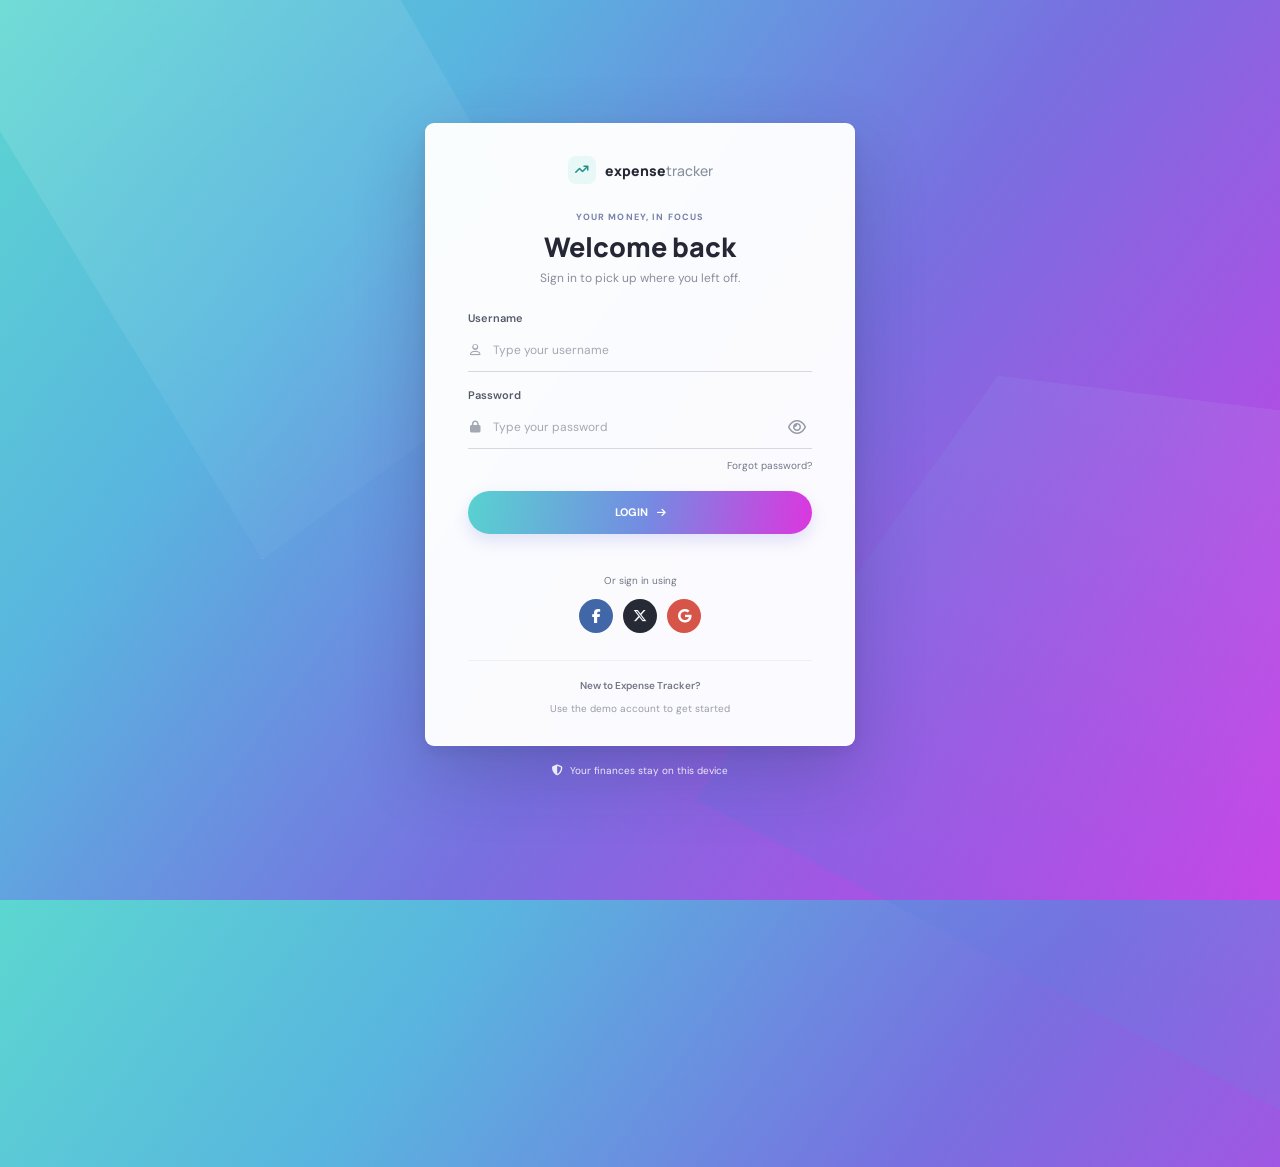
<file: expense-tracker/login.html>
<!doctype html>
<html lang="en">

<head>
    <meta charset="utf-8">
    <meta name="viewport" content="width=device-width, initial-scale=1">
    <meta name="theme-color" content="#6189dd">
    <title>Login | Expense Tracker</title>
    <link rel="preconnect" href="https://fonts.googleapis.com">
    <link rel="preconnect" href="https://fonts.gstatic.com" crossorigin>
    <link
        href="https://fonts.googleapis.com/css2?family=DM+Sans:wght@400;500;600;700&family=Manrope:wght@500;600;700;800&display=swap"
        rel="stylesheet">
    <link rel="stylesheet" href="https://cdnjs.cloudflare.com/ajax/libs/font-awesome/6.5.2/css/all.min.css">
    <link rel="stylesheet" href="login.css">
    <script src="login.js" defer></script>
</head>

<body class="login-page">
    <main class="login-layout">
        <section class="login-panel" aria-labelledby="login-title">
            <a class="login-brand" href="login.html" aria-label="Expense Tracker login">
                <span class="brand-mark"><i class="fa-solid fa-arrow-trend-up" aria-hidden="true"></i></span>
                <span>expense<span class="brand-light">tracker</span></span>
            </a>

            <div class="login-heading">
                <p class="eyebrow">YOUR MONEY, IN FOCUS</p>
                <h1 id="login-title">Welcome back</h1>
                <p>Sign in to pick up where you left off.</p>
            </div>

            <form id="login-form" novalidate>
                <div class="form-field">
                    <label for="username">Username</label>
                    <div class="input-wrap">
                        <i class="fa-regular fa-user" aria-hidden="true"></i>
                        <input id="username" name="username" type="text" placeholder="Type your username"
                            autocomplete="username" required>
                    </div>
                </div>
                <div class="form-field">
                    <label for="password">Password</label>
                    <div class="input-wrap">
                        <i class="fa-solid fa-lock" aria-hidden="true"></i>
                        <input id="password" name="password" type="password" placeholder="Type your password"
                            autocomplete="current-password" required>
                        <button class="password-toggle" type="button" aria-label="Show password"
                            title="Show password"><i class="fa-regular fa-eye" aria-hidden="true"></i></button>
                    </div>
                </div>

                <div class="form-options">
                    <span></span>
                    <button class="text-button" id="forgot-password" type="button">Forgot password?</button>
                </div>
                <button class="login-button" type="submit">
                    <span>Login</span><i class="fa-solid fa-arrow-right" aria-hidden="true"></i>
                </button>
                <p class="form-message" id="form-message" role="status" aria-live="polite"></p>
            </form>

            <div class="social-section">
                <p class="social-label">Or sign in using</p>
                <div class="social-buttons" aria-label="Demo sign-in options">
                    <button class="social-button facebook" type="button" data-social="Facebook" aria-label="Facebook">
                        <i class="fa-brands fa-facebook-f" aria-hidden="true"></i>
                    </button>
                    <button class="social-button twitter" type="button" data-social="Twitter" aria-label="Twitter">
                        <i class="fa-brands fa-x-twitter" aria-hidden="true"></i>
                    </button>
                    <button class="social-button google" type="button" data-social="Google" aria-label="Google">
                        <i class="fa-brands fa-google" aria-hidden="true"></i>
                    </button>
                </div>
            </div>

            <div class="signup-section">
                <p>New to Expense Tracker?</p>
                <span>Use the demo account to get started</span>
            </div>
        </section>
        <p class="page-note"><i class="fa-solid fa-shield-halved" aria-hidden="true"></i> Your finances stay on this
            device</p>
    </main>
</body>

</html>
</file>
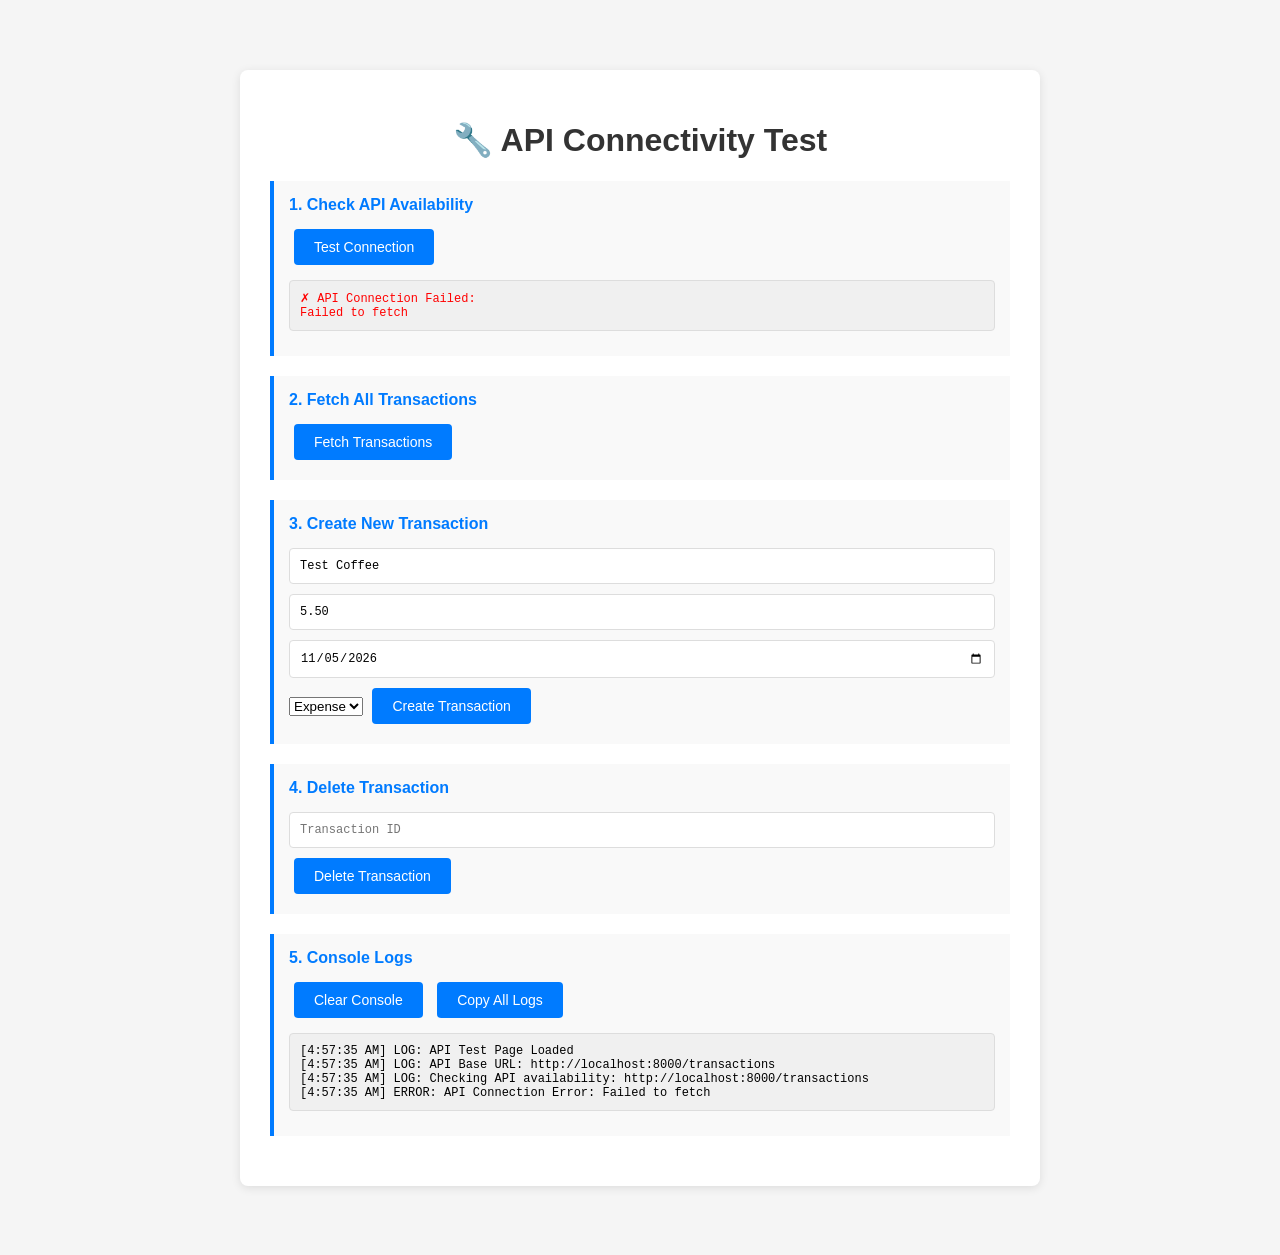
<file: expense-tracker/test-api.html>
<!DOCTYPE html>
<html lang="en">
<head>
    <meta charset="UTF-8">
    <meta name="viewport" content="width=device-width, initial-scale=1.0">
    <title>API Connectivity Test</title>
    <style>
        body {
            font-family: Arial, sans-serif;
            max-width: 800px;
            margin: 50px auto;
            padding: 20px;
            background: #f5f5f5;
        }
        .container {
            background: white;
            border-radius: 8px;
            padding: 30px;
            box-shadow: 0 2px 10px rgba(0,0,0,0.1);
        }
        h1 {
            color: #333;
            text-align: center;
        }
        .test-section {
            margin: 20px 0;
            padding: 15px;
            border-left: 4px solid #007bff;
            background: #f9f9f9;
        }
        .test-section h2 {
            margin: 0 0 10px 0;
            font-size: 16px;
            color: #007bff;
        }
        button {
            background: #007bff;
            color: white;
            border: none;
            padding: 10px 20px;
            border-radius: 4px;
            cursor: pointer;
            margin: 5px;
            font-size: 14px;
        }
        button:hover {
            background: #0056b3;
        }
        .output {
            background: #f0f0f0;
            border: 1px solid #ddd;
            padding: 10px;
            margin: 10px 0;
            border-radius: 4px;
            max-height: 300px;
            overflow-y: auto;
            font-family: monospace;
            font-size: 12px;
            white-space: pre-wrap;
            word-break: break-all;
        }
        .success {
            color: green;
        }
        .error {
            color: red;
        }
        .warning {
            color: orange;
        }
        input, textarea {
            width: 100%;
            padding: 10px;
            margin: 5px 0;
            border: 1px solid #ddd;
            border-radius: 4px;
            box-sizing: border-box;
            font-family: monospace;
            font-size: 12px;
        }
        .inline-flex {
            display: flex;
            gap: 10px;
        }
    </style>
</head>
<body>
    <div class="container">
        <h1>🔧 API Connectivity Test</h1>
        
        <div class="test-section">
            <h2>1. Check API Availability</h2>
            <button onclick="testAPIAvailability()">Test Connection</button>
            <div id="availabilityOutput" class="output" style="display:none;"></div>
        </div>

        <div class="test-section">
            <h2>2. Fetch All Transactions</h2>
            <button onclick="testFetchTransactions()">Fetch Transactions</button>
            <div id="fetchOutput" class="output" style="display:none;"></div>
        </div>

        <div class="test-section">
            <h2>3. Create New Transaction</h2>
            <input type="text" id="description" placeholder="Description (e.g., Coffee)" value="Test Coffee">
            <input type="number" id="amount" placeholder="Amount (e.g., 5.50)" value="5.50">
            <input type="date" id="dateoftransaction" value="2026-11-05">
            <select id="transactiontype">
                <option value="income">Income</option>
                <option value="expense" selected>Expense</option>
            </select>
            <button onclick="testAddTransaction()">Create Transaction</button>
            <div id="addOutput" class="output" style="display:none;"></div>
        </div>

        <div class="test-section">
            <h2>4. Delete Transaction</h2>
            <input type="text" id="deleteId" placeholder="Transaction ID">
            <button onclick="testDeleteTransaction()">Delete Transaction</button>
            <div id="deleteOutput" class="output" style="display:none;"></div>
        </div>

        <div class="test-section">
            <h2>5. Console Logs</h2>
            <button onclick="clearLogs()">Clear Console</button>
            <button onclick="copyLogs()">Copy All Logs</button>
            <div id="consoleLogs" class="output" style="display:none;"></div>
        </div>
    </div>

    <script>
        const API_BASE_URL = "http://localhost:8000/transactions";
        let logs = [];

        // Override console methods
        const originalLog = console.log;
        const originalError = console.error;
        const originalWarn = console.warn;

        console.log = function(...args) {
            originalLog.apply(console, args);
            addLog("LOG", args.join(" "));
        };
        console.error = function(...args) {
            originalError.apply(console, args);
            addLog("ERROR", args.join(" "));
        };
        console.warn = function(...args) {
            originalWarn.apply(console, args);
            addLog("WARN", args.join(" "));
        };

        function addLog(type, message) {
            const timestamp = new Date().toLocaleTimeString();
            logs.push(`[${timestamp}] ${type}: ${message}`);
            updateConsoleLogs();
        }

        function updateConsoleLogs() {
            const consoleLogsDiv = document.getElementById("consoleLogs");
            consoleLogsDiv.textContent = logs.join("\n");
            consoleLogsDiv.style.display = "block";
            consoleLogsDiv.scrollTop = consoleLogsDiv.scrollHeight;
        }

        function clearLogs() {
            logs = [];
            document.getElementById("consoleLogs").style.display = "none";
        }

        function copyLogs() {
            const text = logs.join("\n");
            navigator.clipboard.writeText(text).then(() => {
                alert("Logs copied to clipboard!");
            });
        }

        async function testAPIAvailability() {
            const output = document.getElementById("availabilityOutput");
            output.innerHTML = "Testing API connection...";
            output.style.display = "block";

            try {
                console.log(`Checking API availability: ${API_BASE_URL}`);
                const response = await fetch(API_BASE_URL, {
                    method: "GET",
                    headers: {
                        "Content-Type": "application/json"
                    }
                });

                console.log(`API Response Status: ${response.status}`);
                
                if (response.ok) {
                    output.innerHTML = `<span class="success">✓ API is AVAILABLE (Status: ${response.status})</span>`;
                } else {
                    output.innerHTML = `<span class="error">✗ API returned error (Status: ${response.status})</span>`;
                }
            } catch (error) {
                console.error(`API Connection Error: ${error.message}`);
                output.innerHTML = `<span class="error">✗ API Connection Failed:\n${error.message}</span>`;
            }
        }

        async function testFetchTransactions() {
            const output = document.getElementById("fetchOutput");
            output.innerHTML = "Fetching transactions...";
            output.style.display = "block";

            try {
                console.log(`GET ${API_BASE_URL}`);
                const response = await fetch(API_BASE_URL, {
                    method: "GET",
                    headers: {
                        "Content-Type": "application/json"
                    }
                });

                console.log(`Response Status: ${response.status}`);

                if (!response.ok) {
                    throw new Error(`HTTP ${response.status}: ${response.statusText}`);
                }

                const data = await response.json();
                console.log(`Received ${data.length || 0} transactions`);
                
                output.innerHTML = `<span class="success">✓ Fetched ${(data || []).length} transactions</span>\n\n${JSON.stringify(data, null, 2)}`;
            } catch (error) {
                console.error(`Fetch Error: ${error.message}`);
                output.innerHTML = `<span class="error">✗ Failed to fetch:\n${error.message}</span>`;
            }
        }

        async function testAddTransaction() {
            const output = document.getElementById("addOutput");
            output.innerHTML = "Creating transaction...";
            output.style.display = "block";

            const description = document.getElementById("description").value;
            const amount = Number(document.getElementById("amount").value);
            const dateoftransaction = document.getElementById("dateoftransaction").value;
            const transactiontype = document.getElementById("transactiontype").value;

            const payload = {
                description,
                amount,
                dateoftransaction,
                transactiontype
            };

            try {
                console.log(`POST ${API_BASE_URL}`, payload);
                const response = await fetch(API_BASE_URL, {
                    method: "POST",
                    headers: {
                        "Content-Type": "application/json"
                    },
                    body: JSON.stringify(payload)
                });

                console.log(`Response Status: ${response.status}`);

                if (!response.ok) {
                    const errorText = await response.text();
                    throw new Error(`HTTP ${response.status}: ${errorText}`);
                }

                const data = await response.json();
                console.log(`Transaction Created:`, data);
                
                output.innerHTML = `<span class="success">✓ Transaction created successfully</span>\n\n${JSON.stringify(data, null, 2)}`;
                
                // Store ID for delete test
                if (data.id) {
                    document.getElementById("deleteId").value = data.id;
                }
            } catch (error) {
                console.error(`Add Transaction Error: ${error.message}`);
                output.innerHTML = `<span class="error">✗ Failed to create transaction:\n${error.message}</span>`;
            }
        }

        async function testDeleteTransaction() {
            const output = document.getElementById("deleteOutput");
            const transactionId = document.getElementById("deleteId").value;

            if (!transactionId) {
                output.innerHTML = `<span class="warning">⚠ Please enter a Transaction ID</span>`;
                output.style.display = "block";
                return;
            }

            output.innerHTML = "Deleting transaction...";
            output.style.display = "block";

            try {
                console.log(`DELETE ${API_BASE_URL}/${transactionId}`);
                const response = await fetch(`${API_BASE_URL}/${transactionId}`, {
                    method: "DELETE",
                    headers: {
                        "Content-Type": "application/json"
                    }
                });

                console.log(`Response Status: ${response.status}`);

                if (!response.ok) {
                    const errorText = await response.text();
                    throw new Error(`HTTP ${response.status}: ${errorText}`);
                }

                console.log(`Transaction Deleted: ${transactionId}`);
                output.innerHTML = `<span class="success">✓ Transaction deleted successfully</span>`;
            } catch (error) {
                console.error(`Delete Transaction Error: ${error.message}`);
                output.innerHTML = `<span class="error">✗ Failed to delete transaction:\n${error.message}</span>`;
            }
        }

        // Auto-test on load
        window.addEventListener("load", () => {
            console.log("API Test Page Loaded");
            console.log(`API Base URL: ${API_BASE_URL}`);
            testAPIAvailability();
        });
    </script>
</body>
</html>
</file>
<file: expense-tracker/login.css>
:root {
    font-family: "DM Sans", sans-serif;
    color: #252735;
    font-synthesis: none;
    text-rendering: optimizeLegibility;
    --ink: #252735;
    --muted: #8a8e9b;
    --line: #e4e6ed;
    --aqua: #54d6d3;
    --blue: #638ce0;
    --pink: #e632df;
}

* {
    box-sizing: border-box;
}

body {
    min-width: 320px;
    min-height: 100vh;
    margin: 0;
}

button,
input {
    font: inherit;
}

.login-page {
    position: relative;
    display: grid;
    min-height: 100vh;
    overflow: hidden;
    place-items: center;
    padding: 36px 20px;
    background: linear-gradient(126deg, #5cd7d0 0%, #59b5df 26%, #786fe0 57%, #d339e6 100%);
    isolation: isolate;
}

.login-page::before,
.login-page::after {
    position: absolute;
    z-index: -1;
    content: "";
    pointer-events: none;
}

.login-page::before {
    inset: -18% auto auto -8%;
    width: 52vw;
    height: 80vh;
    border: 1px solid rgba(255, 255, 255, .13);
    background: linear-gradient(145deg, rgba(255, 255, 255, .16), rgba(255, 255, 255, 0));
    clip-path: polygon(0 0, 68% 0, 100% 74%, 47% 100%);
    transform: rotate(-8deg);
}

.login-page::after {
    inset: auto -12% -25% auto;
    width: 57vw;
    height: 82vh;
    background: linear-gradient(40deg, rgba(66, 104, 221, .24), rgba(255, 255, 255, .08));
    clip-path: polygon(34% 0, 100% 0, 100% 100%, 0 62%);
    transform: rotate(7deg);
}

.login-layout {
    display: grid;
    justify-items: center;
    gap: 18px;
    width: min(100%, 430px);
    animation: panel-arrive 650ms cubic-bezier(.2, .75, .25, 1) both;
}

.login-panel {
    width: 100%;
    padding: 32px 42px 28px;
    border: 1px solid rgba(255, 255, 255, .72);
    border-radius: 9px;
    background: rgba(255, 255, 255, .97);
    box-shadow: 0 26px 70px rgba(34, 39, 78, .24), 0 5px 16px rgba(34, 39, 78, .09);
}

.login-brand {
    display: flex;
    align-items: center;
    justify-content: center;
    gap: 9px;
    color: var(--ink);
    text-decoration: none;
    font: 800 14px "Manrope", sans-serif;
}

.brand-mark {
    display: grid;
    width: 28px;
    height: 28px;
    place-items: center;
    border-radius: 8px;
    background: #e7f8f6;
    color: #278f8c;
    font-size: 12px;
}

.brand-light {
    color: #89909d;
    font-weight: 500;
}

.login-heading {
    margin: 27px 0 25px;
    text-align: center;
}

.eyebrow {
    margin: 0 0 8px;
    color: #7781ab;
    font-size: 9px;
    font-weight: 700;
    letter-spacing: 1.15px;
}

h1 {
    margin: 0 0 6px;
    color: var(--ink);
    font: 800 27px/1.2 "Manrope", sans-serif;
}

.login-heading>p:last-child {
    margin: 0;
    color: var(--muted);
    font-size: 12px;
}

.form-field {
    margin-bottom: 16px;
}

.form-field label {
    display: block;
    margin: 0 0 5px;
    color: #555b69;
    font-size: 11px;
    font-weight: 600;
}

.input-wrap {
    display: flex;
    height: 42px;
    align-items: center;
    gap: 11px;
    border-bottom: 1px solid #d5d8e0;
    color: #a4a8b2;
    transition: border-color 180ms ease, color 180ms ease;
}

.input-wrap:focus-within {
    border-color: #698ee0;
    color: #698ee0;
}

.input-wrap>i {
    width: 14px;
    flex: 0 0 auto;
    font-size: 12px;
    text-align: center;
}

.input-wrap input {
    width: 100%;
    min-width: 0;
    height: 100%;
    padding: 0;
    border: 0;
    outline: 0;
    background: transparent;
    color: var(--ink);
    font-size: 12px;
}

.input-wrap input::placeholder {
    color: #a4a8b2;
}

.password-toggle {
    display: grid;
    width: 30px;
    height: 30px;
    flex: 0 0 auto;
    place-items: center;
    border: 0;
    border-radius: 6px;
    background: transparent;
    color: #969ba7;
    cursor: pointer;
}

.password-toggle:hover {
    background: #f0f2f7;
    color: #555b69;
}

.form-options {
    display: flex;
    justify-content: space-between;
    margin-top: -6px;
    margin-bottom: 19px;
}

.text-button {
    padding: 0;
    border: 0;
    background: transparent;
    color: #727887;
    cursor: pointer;
    font-size: 10px;
}

.text-button:hover {
    color: #4a70c3;
    text-decoration: underline;
}

.login-button {
    position: relative;
    display: flex;
    width: 100%;
    height: 43px;
    align-items: center;
    justify-content: center;
    gap: 9px;
    overflow: hidden;
    border: 0;
    border-radius: 24px;
    background: linear-gradient(100deg, #58d2d0 0%, #748be2 52%, #dc36df 100%);
    box-shadow: 0 7px 16px rgba(117, 120, 222, .2);
    color: #fff;
    cursor: pointer;
    font-size: 11px;
    font-weight: 700;
    text-transform: uppercase;
    transition: box-shadow 180ms ease, transform 180ms ease;
    animation: button-breathe 3s ease-in-out 1s infinite;
}

.login-button::before {
    position: absolute;
    inset: 0;
    background: linear-gradient(110deg, transparent 20%, rgba(255, 255, 255, .4) 50%, transparent 80%);
    content: "";
    transform: translateX(-120%);
}

.login-button:hover {
    box-shadow: 0 10px 24px rgba(117, 120, 222, .35);
    transform: translateY(-2px);
}

.login-button:hover::before {
    animation: button-shine 650ms ease;
}

.login-button:active {
    transform: translateY(0) scale(.99);
}

.login-button i {
    font-size: 10px;
    transition: transform 180ms ease;
}

.login-button:hover i {
    transform: translateX(3px);
}

.form-message {
    min-height: 16px;
    margin: 9px 0 0;
    color: #b94a58;
    font-size: 11px;
    text-align: center;
}

.form-message.is-success {
    color: #258366;
}

.social-section {
    margin-top: 15px;
    text-align: center;
}

.social-label,
.signup-section p {
    margin: 0 0 12px;
    color: #737886;
    font-size: 10px;
}

.social-buttons {
    display: flex;
    justify-content: center;
    gap: 10px;
}

.social-button {
    display: grid;
    width: 34px;
    height: 34px;
    place-items: center;
    border: 0;
    border-radius: 50%;
    color: #fff;
    cursor: pointer;
    font-size: 14px;
    transition: box-shadow 180ms ease, transform 180ms ease;
}

.social-button:hover {
    box-shadow: 0 5px 11px rgba(37, 39, 53, .2);
    transform: translateY(-3px) rotate(-4deg);
}

.facebook {
    background: #4267a9;
}

.twitter {
    background: #252a35;
}

.google {
    background: #d75448;
}

.signup-section {
    margin-top: 27px;
    padding-top: 18px;
    border-top: 1px solid #eff0f4;
    text-align: center;
}

.signup-section p {
    margin-bottom: 4px;
    font-weight: 600;
}

.signup-section span {
    color: #999daa;
    font-size: 10px;
}

.page-note {
    display: flex;
    align-items: center;
    gap: 7px;
    margin: 0;
    color: rgba(255, 255, 255, .86);
    font-size: 10px;
}

.page-note i {
    font-size: 11px;
}

@keyframes panel-arrive {
    from {
        opacity: 0;
        transform: translateY(18px);
    }

    to {
        opacity: 1;
        transform: translateY(0);
    }
}

@keyframes button-breathe {

    0%,
    100% {
        box-shadow: 0 7px 16px rgba(117, 120, 222, .2);
    }

    50% {
        box-shadow: 0 9px 21px rgba(117, 120, 222, .34);
    }
}

@keyframes button-shine {
    to {
        transform: translateX(120%);
    }
}

@media (max-width: 480px) {
    .login-page {
        padding: 22px 16px;
    }

    .login-panel {
        padding: 26px 25px 22px;
    }

    .login-heading {
        margin: 23px 0 21px;
    }
}

@media (prefers-reduced-motion: reduce) {

    *,
    *::before,
    *::after {
        animation-duration: .01ms !important;
        animation-iteration-count: 1 !important;
        scroll-behavior: auto !important;
        transition-duration: .01ms !important;
    }
}
</file>
